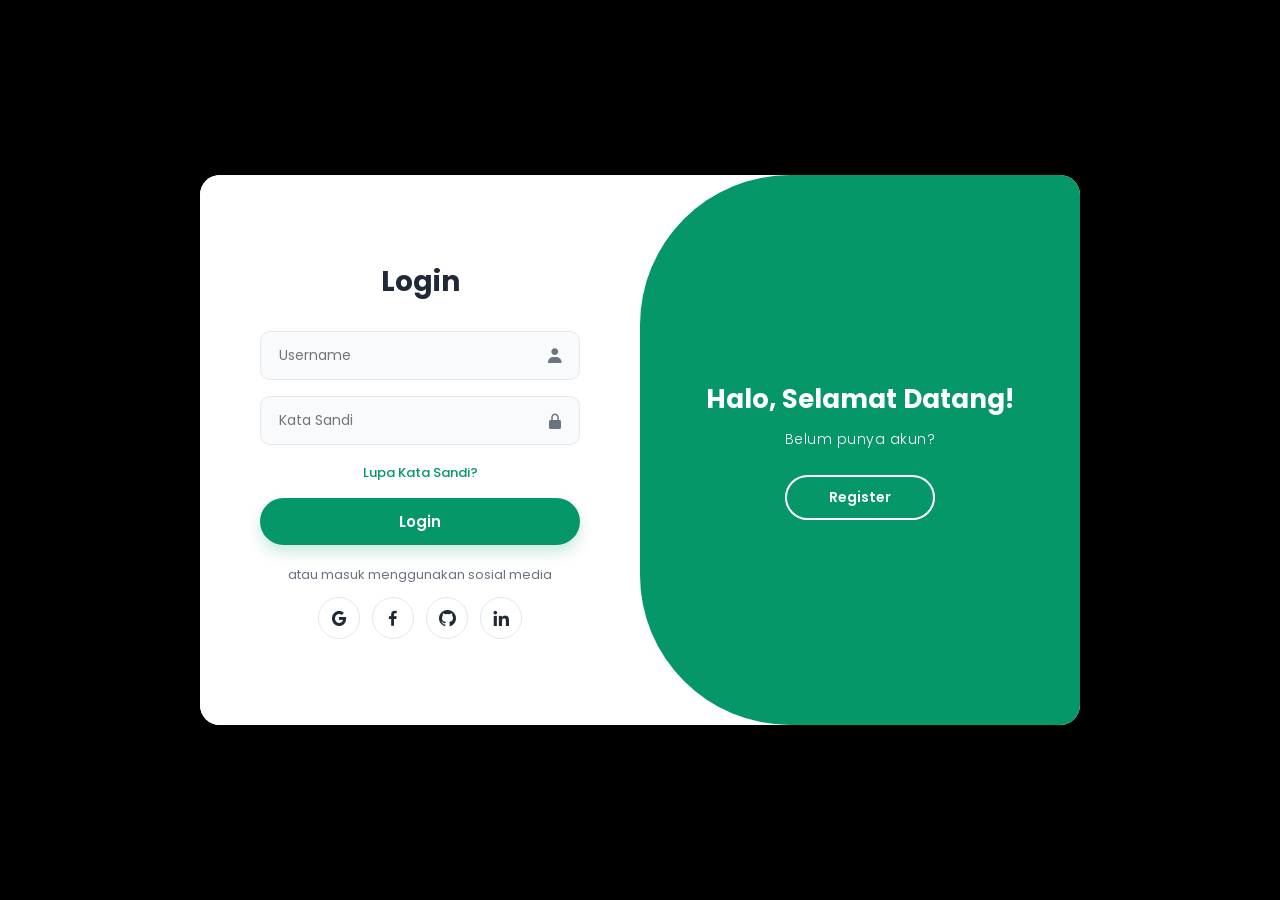
<file: login.html>
﻿<!DOCTYPE html>
<html lang="id">
<head>
    <meta charset="UTF-8">
    <meta name="viewport" content="width=device-width, initial-scale=1.0">
    <title>Masuk & Daftar - GreenLoop</title>
    <!-- Google Fonts -->
    <link href="https://fonts.googleapis.com/css2?family=Poppins:wght@300;400;500;600;700&display=swap" rel="stylesheet">
    <!-- Boxicons -->
    <link href='lib/boxicons/css/boxicons.min.css' rel='stylesheet'>
    <!-- Panggil CSS -->
    <link rel="stylesheet" href="css/login.css">
</head>
<body>

<!-- Slideshow Background di Belakang Container -->
<div class="bg-slideshow">
    <div class="slide-img" style="background-image: url('assets/hero1.jpg')"></div>
    <div class="slide-img" style="background-image: url('assets/hero2.jpg')"></div>
    <div class="slide-img" style="background-image: url('assets/hero3.jpg')"></div>
</div>
    <!-- Lapisan Gelap Transparan agar Kontainer Terlihat Menonjol -->
    <div class="bg-overlay"></div>

    <div class="container animate-on-load" id="container">
        
        <!-- 1. FORM REGISTRASI -->
        <div class="form-container sign-up-container">
            <form id="registerForm">
                <h1>Registrasi</h1>
                
                <div class="input-group">
                    <i class='bx bxs-user'></i>
                    <input type="text" placeholder="Username" required />
                </div>
                <div class="input-group">
                    <i class='bx bxs-envelope'></i>
                    <input type="email" placeholder="Email" required />
                </div>
                <div class="input-group">
                    <i class='bx bxs-lock-alt'></i>
                    <input type="password" placeholder="Kata Sandi" required />
                </div>
                
                <!-- Diubah menjadi type submit agar bisa dicegat script -->
                <button type="submit" class="btn-gradient">Daftar</button>
                
                <p class="social-text">atau daftar menggunakan sosial media</p>
                <div class="social-container">
                    <a href="#" class="social"><i class='bx bxl-google'></i></a>
                    <a href="#" class="social"><i class='bx bxl-facebook'></i></a>
                    <a href="#" class="social"><i class='bx bxl-github'></i></a>
                    <a href="#" class="social"><i class='bx bxl-linkedin'></i></a>
                </div>
            </form>
        </div>

        <!-- 2. FORM LOGIN -->
        <div class="form-container sign-in-container">
            <form id="loginForm">
                <h1>Login</h1>
                
                <div class="input-group">
                    <i class='bx bxs-user'></i>
                    <input type="text" placeholder="Username" required />
                </div>
                <div class="input-group">
                    <i class='bx bxs-lock-alt'></i>
                    <input type="password" placeholder="Kata Sandi" required />
                </div>
                
                <a href="#" class="forgot-pass">Lupa Kata Sandi?</a>
                <!-- Diubah menjadi type submit -->
                <button type="submit" class="btn-gradient">Login</button>
                
                <p class="social-text">atau masuk menggunakan sosial media</p>
                <div class="social-container">
                    <a href="#" class="social"><i class='bx bxl-google'></i></a>
                    <a href="#" class="social"><i class='bx bxl-facebook'></i></a>
                    <a href="#" class="social"><i class='bx bxl-github'></i></a>
                    <a href="#" class="social"><i class='bx bxl-linkedin'></i></a>
                </div>
            </form>
        </div>

        <!-- 3. OVERLAY PANEL -->
        <div class="overlay-container">
            <div class="overlay">
                <!-- Teks di Kiri -->
                <div class="overlay-panel overlay-left">
                    <h2>Selamat Datang Kembali!</h2>
                    <p>Sudah punya akun?</p>
                    <button class="btn-outline" id="signIn">Login</button>
                </div>
                <!-- Teks di Kanan -->
                <div class="overlay-panel overlay-right">
                    <h2>Halo, Selamat Datang!</h2>
                    <p>Belum punya akun?</p>
                    <button class="btn-outline" id="signUp">Register</button>
                </div>
            </div>
        </div>
        
    </div>

    <!-- Panggil JS -->
    <script src="js/login.js"></script>
</body>
</html>
</file>
<file: css/login.css>
* {
    margin: 0;
    padding: 0;
    box-sizing: border-box;
    font-family: 'Poppins', sans-serif;
}

:root {
    --primary-green: #059669; /* Warna Hijau Logo Utama */
    --primary-dark: #023827;  /* Warna Hijau Sangat Tua */
    --text-dark: #1f2937;
    --text-light: #6b7280;
}

body {
    position: relative;
    display: flex;
    justify-content: center;
    align-items: center;
    height: 100vh;
    width: 100vw;
    overflow: hidden;
    background-color: #000;
}

/* =====================================
   SLIDESHOW BACKGROUND DI BELAKANG CONTAINER
   ===================================== */
.bg-slideshow {
    position: fixed; /* Menggunakan fixed agar selalu menutupi seluruh layar */
    top: 0;
    left: 0;
    width: 100vw;
    height: 100vh;
    z-index: 1;
    overflow: hidden;
}

.slide-img {
    position: absolute;
    top: 0;
    left: 0;
    width: 100%;
    height: 100%;
    background-size: cover;
    background-position: center;
    opacity: 0;
    /* Blur diturunkan jadi tipis saja (2px - 3px) agar tidak terlalu buram */
    filter: blur(3px); 
    transform: scale(1.05); /* Sedikit zoom agar tidak ada sisi yang kosong */
    animation: backgroundFade 12s infinite;
}

/* Mengatur waktu bergantian untuk 3 foto (Total durasi 12 detik) */
.slide-img:nth-child(1) { animation-delay: 0s; }
.slide-img:nth-child(2) { animation-delay: 4s; }
.slide-img:nth-child(3) { animation-delay: 8s; }

/* Animasi Fade In (Terang) dan Fade Out (Redup) secara smooth */
@keyframes backgroundFade {
    0% { opacity: 0; transform: scale(1.03); }
    15% { opacity: 1; transform: scale(1.05); } 
    33% { opacity: 1; transform: scale(1.06); }
    48% { opacity: 0; transform: scale(1.08); } 
    100% { opacity: 0; }
}

/* Lapisan gelap tipis agar kontainer form di tengah makin menonjol */
.bg-overlay {
    position: fixed;
    top: 0;
    left: 0;
    width: 100vw;
    height: 100vh;
    background: rgba(0, 0, 0, 0.25); /* Dibuat sedikit lebih transparan */
    z-index: 2;
}

.container {
    background-color: #ffffff;
    border-radius: 20px;
    box-shadow: 0 25px 50px rgba(0, 0, 0, 0.3); 
    position: relative;
    overflow: hidden;
    width: 880px;
    max-width: 95%;
    min-height: 550px;
    z-index: 10; /* Berada di atas slideshow background */
}

/* Animasi awal saat web dibuka */
.animate-on-load {
    animation: fadeInUp 0.8s cubic-bezier(0.25, 0.8, 0.25, 1) forwards;
    opacity: 0;
    transform: translateY(40px);
}

@keyframes fadeInUp {
    to { opacity: 1; transform: translateY(0); }
}

/* =====================================
   FORM STYLING
   ===================================== */
.form-container {
    position: absolute;
    top: 0;
    height: 100%;
    width: 50%;
    transition: all 0.7s ease-in-out;
}

form {
    background-color: #ffffff;
    display: flex;
    align-items: center;
    justify-content: center;
    flex-direction: column;
    padding: 0 45px;
    height: 100%;
    text-align: center;
}

h1 { font-weight: 700; color: var(--text-dark); margin-bottom: 20px; font-size: 28px; }

.input-group { position: relative; width: 100%; max-width: 320px; margin: 8px 0; }
.input-group i { position: absolute; right: 16px; top: 50%; transform: translateY(-50%); color: var(--text-light); font-size: 18px; transition: 0.3s; }
.input-group input {
    background-color: #f9fafb; border: 1px solid #e5e7eb; padding: 13px 45px 13px 18px;
    border-radius: 10px; width: 100%; font-size: 14px; outline: none; transition: all 0.3s;
    color: var(--text-dark);
}
.input-group input:focus { 
    border-color: var(--primary-green); 
    box-shadow: 0 0 0 4px rgba(5, 150, 105, 0.1); 
}
.input-group input:focus + i { color: var(--primary-green); }

.forgot-pass { color: var(--primary-green); font-size: 13px; font-weight: 500; text-decoration: none; margin: 10px 0 15px; transition: 0.3s; }
.forgot-pass:hover { color: var(--primary-dark); text-decoration: underline; }

/* =====================================
   TOMBOL FORM (SOLID)
   ===================================== */
.btn-gradient {
    border-radius: 50px; border: none; 
    color: #FFFFFF; font-size: 15px; font-weight: 600; padding: 12px 40px;
    width: 100%; max-width: 320px; cursor: pointer; transition: all 0.3s ease;
}
.btn-gradient:active { transform: translateY(0); }

/* Tombol Form LOGIN -> Hijau Logo */
.sign-in-container .btn-gradient {
    background-color: var(--primary-green);
    box-shadow: 0 8px 15px rgba(5, 150, 105, 0.2);
}
.sign-in-container .btn-gradient:hover { 
    background-color: var(--primary-dark); 
    transform: translateY(-2px); 
    box-shadow: 0 12px 20px rgba(5, 150, 105, 0.3); 
}

/* Tombol Form REGISTER -> Hijau Tua */
.sign-up-container .btn-gradient {
    background-color: var(--primary-dark);
    box-shadow: 0 8px 15px rgba(2, 56, 39, 0.2);
}
.sign-up-container .btn-gradient:hover { 
    background-color: var(--primary-green); 
    transform: translateY(-2px); 
    box-shadow: 0 12px 20px rgba(5, 150, 105, 0.3); 
}

/* Akun Sosial Media */
.social-text { font-size: 13px; color: var(--text-light); margin: 20px 0 12px; }
.social-container { display: flex; gap: 12px; }
.social-container a {
    border: 1px solid #e5e7eb; border-radius: 50%; display: inline-flex; justify-content: center;
    align-items: center; height: 42px; width: 42px; text-decoration: none; color: var(--text-dark); font-size: 20px; transition: all 0.3s ease;
}
.social-container a:hover { 
    background: var(--primary-green); 
    color: #fff; 
    border-color: var(--primary-green); 
    transform: scale(1.1);
}

/* =====================================
   KOTAK MELAYANG GREENLOOP (OVERLAY)
   ===================================== */
.overlay-container {
    position: absolute; top: 0; left: 50%; width: 50%; height: 100%;
    overflow: hidden; z-index: 100;
    border-radius: 150px 0 0 150px; 
}

.overlay {
    background-color: var(--primary-green); 
    position: relative; left: -100%; height: 100%; width: 200%;
    transform: translateX(0); 
    transition: transform 0.7s ease-in-out, background-color 0.7s ease-in-out;
}

.container.right-panel-active .overlay {
    background-color: var(--primary-dark);
}

.overlay-panel {
    position: absolute; display: flex; flex-direction: column; justify-content: center;
    align-items: center; text-align: center; padding: 0 40px; top: 0; height: 100%; width: 50%;
    color: #fff; transition: transform 0.7s ease-in-out, opacity 0.5s ease-in-out;
}

.overlay-panel h2 { 
    font-size: clamp(20px, 2.5vw, 26px); 
    font-weight: 700; margin-bottom: 10px; white-space: nowrap; 
}
.overlay-panel p { font-size: 14px; font-weight: 300; margin-bottom: 25px; letter-spacing: 0.5px; }

.btn-outline {
    background-color: transparent; border: 2px solid #FFFFFF; color: #FFFFFF;
    border-radius: 50px; font-size: 14px; font-weight: 600; padding: 10px 42px;
    cursor: pointer; transition: all 0.3s ease;
}
.overlay-right .btn-outline:hover { 
    background-color: #FFFFFF; color: var(--primary-green); transform: scale(1.05);
}
.overlay-left .btn-outline:hover { 
    background-color: #FFFFFF; color: var(--primary-dark); transform: scale(1.05);
}


/* =====================================
   LOGIKA ANIMASI LAPTOP/PC (KIRI-KANAN)
   ===================================== */
@media (min-width: 769px) {
    .sign-in-container { left: 0; width: 50%; z-index: 2; }
    .container.right-panel-active .sign-in-container { transform: translateX(100%); opacity: 0; }
    .container.left-panel-active .sign-in-container { animation: tampilkanForm 0.7s; }

    .sign-up-container { left: 0; width: 50%; opacity: 0; z-index: 1; }
    .container.right-panel-active .sign-up-container { transform: translateX(100%); opacity: 1; z-index: 5; animation: tampilkanForm 0.7s; }

    @keyframes tampilkanForm {
        0%, 49.99% { opacity: 0; z-index: 1; }
        50%, 100% { opacity: 1; z-index: 5; }
    }

    .container.right-panel-active .overlay-container { animation: geserKeKiri 0.7s ease-in-out forwards; }
    .container.left-panel-active .overlay-container { animation: geserKeKanan 0.7s ease-in-out forwards; }

    @keyframes geserKeKiri {
        0% { left: 50%; width: 50%; border-radius: 150px 0 0 150px; } 
        50% { left: 15%; width: 70%; border-radius: 40px; } 
        100% { left: 0%; width: 50%; border-radius: 0 150px 150px 0; } 
    }
    @keyframes geserKeKanan {
        0% { left: 0%; width: 50%; border-radius: 0 150px 150px 0; } 
        50% { left: 15%; width: 70%; border-radius: 40px; } 
        100% { left: 50%; width: 50%; border-radius: 150px 0 0 150px; } 
    }

    .container.right-panel-active .overlay { transform: translateX(50%); }

    .overlay-left { transform: translateX(-20%); opacity: 0; }
    .container.right-panel-active .overlay-left { transform: translateX(0); opacity: 1; }
    
    .overlay-right { right: 0; transform: translateX(0); opacity: 1; }
    .container.right-panel-active .overlay-right { transform: translateX(20%); opacity: 0; }
}

/* =====================================
   LOGIKA ANIMASI HP/MOBILE (ATAS-BAWAH)
   ===================================== */
@media (max-width: 768px) {
    .container { width: 90vw; min-height: 680px; height: auto; }
    
    /* Perbaikan Posisi Form Container secara umum */
    .form-container { 
        width: 100%; 
        height: 70%; /* Beri ruang sedikit lebih besar */
        left: 0 !important; 
    }

    /* --- PERBAIKAN SPASING KHUSUS LOGIN (SIGN IN) AGAR TIDAK MEPET --- */
    /* 1. Turunkan posisi form Login agar tidak tertutup overlay hijau di atas */
    .sign-in-container {
        top: 35%; /* Diubah dari 28% ke 35% agar ada jarak dari panel hijau */
        z-index: 2;
    }
    
    /* 2. Beri jarak spesifik di dalam Form Login menggunakan selector yang kuat */
    .sign-in-container form h1 {
        margin-top: -80px;    /* Jarak tambahan di atas judul */
        margin-bottom: 10px; /* Jarak antara judul dan input pertama */
    }

    .sign-in-container form .input-group {
        margin: 12px 0; /* Jarak antar input field diperbesar (atas-bawah) */
    }

    .sign-in-container form .forgot-pass {
        margin: 15px 0 25px 0; /* Jarak tombol lupa sandi diperbesar */
    }

    .sign-in-container form .social-text {
        margin: 30px 0 15px 0; /* Jarak sebelum teks sosial media diperbesar */
    }
    /* ----------------------------------------------------------------- */


    /* Perbaikan Posisi Form Register (Disesuaikan agar tetap bagus) */
    .sign-up-container { 
        left: 0; 
        top: 0; 
        opacity: 0; 
        z-index: 1; 
        height: 72%; /* Register butuh space lebih untuk 3 input */
    }
    
    #registerForm{
        margin-top: 20px;
        justify-content: flex-start; /* Mulai dari atas agar muat */
        padding-top: 20px;
    }

    .container.right-panel-active .sign-in-container { transform: translateY(55%); opacity: 0; }
    .container.right-panel-active .sign-up-container { transform: translateY(0); opacity: 1; z-index: 5; }

    /* 3. ATUR TINGGI PANEL HIJAU (OVERLAY) - Disesuaikan agar sinkron dengan spacing baru */
    .overlay-container { 
        left: 0; 
        width: 100%; 
        height: 30%; /* Sedikit diperbesar dari 25% agar lengkungan bagus */
        top: 0;
        border-radius: 0 0 60px 60px; 
    }
    
    .container.right-panel-active .overlay-container { animation: geserKeBawah 0.7s ease-in-out forwards; }
    .container.left-panel-active .overlay-container { animation: geserKeAtas 0.7s ease-in-out forwards; }

    /* Perbaikan Keyframes agar posisi akhir sinkron */
    @keyframes geserKeAtas { 
        0% { top: 72%; height: 28%; border-radius: 60px 60px 0 0; } 
        50% { top: 25%; height: 50%; border-radius: 30px; } 
        100% { top: 0%; height: 30%; border-radius: 0 0 60px 60px; } /* Kembali ke posisi Login (Top) */
    }
    @keyframes geserKeBawah { 
        0% { top: 0%; height: 30%; border-radius: 0 0 60px 60px; } /* Mulai dari posisi Login */
        50% { top: 25%; height: 50%; border-radius: 30px; } 
        100% { top: 72%; height: 28%; border-radius: 60px 60px 0 0; } /* Ke posisi Register (Bottom) */
    }

    .overlay { width: 100%; height: 200%; left: 0; top: -100%; transform: translateY(0); }
    .container.right-panel-active .overlay { transform: translateY(50%); }

    .overlay-panel { width: 100%; height: 50%; padding: 0 20px; }
    .overlay-panel h2 { font-size: 20px; white-space: normal; } 

    .overlay-left { top: 0; transform: translateY(-20%); opacity: 0; }
    .container.right-panel-active .overlay-left { transform: translateY(0); opacity: 1; }

    .overlay-right { top: 50%; transform: translateY(0); opacity: 1; }
    .container.right-panel-active .overlay-right { transform: translateY(20%); opacity: 0; }
}
</file>
